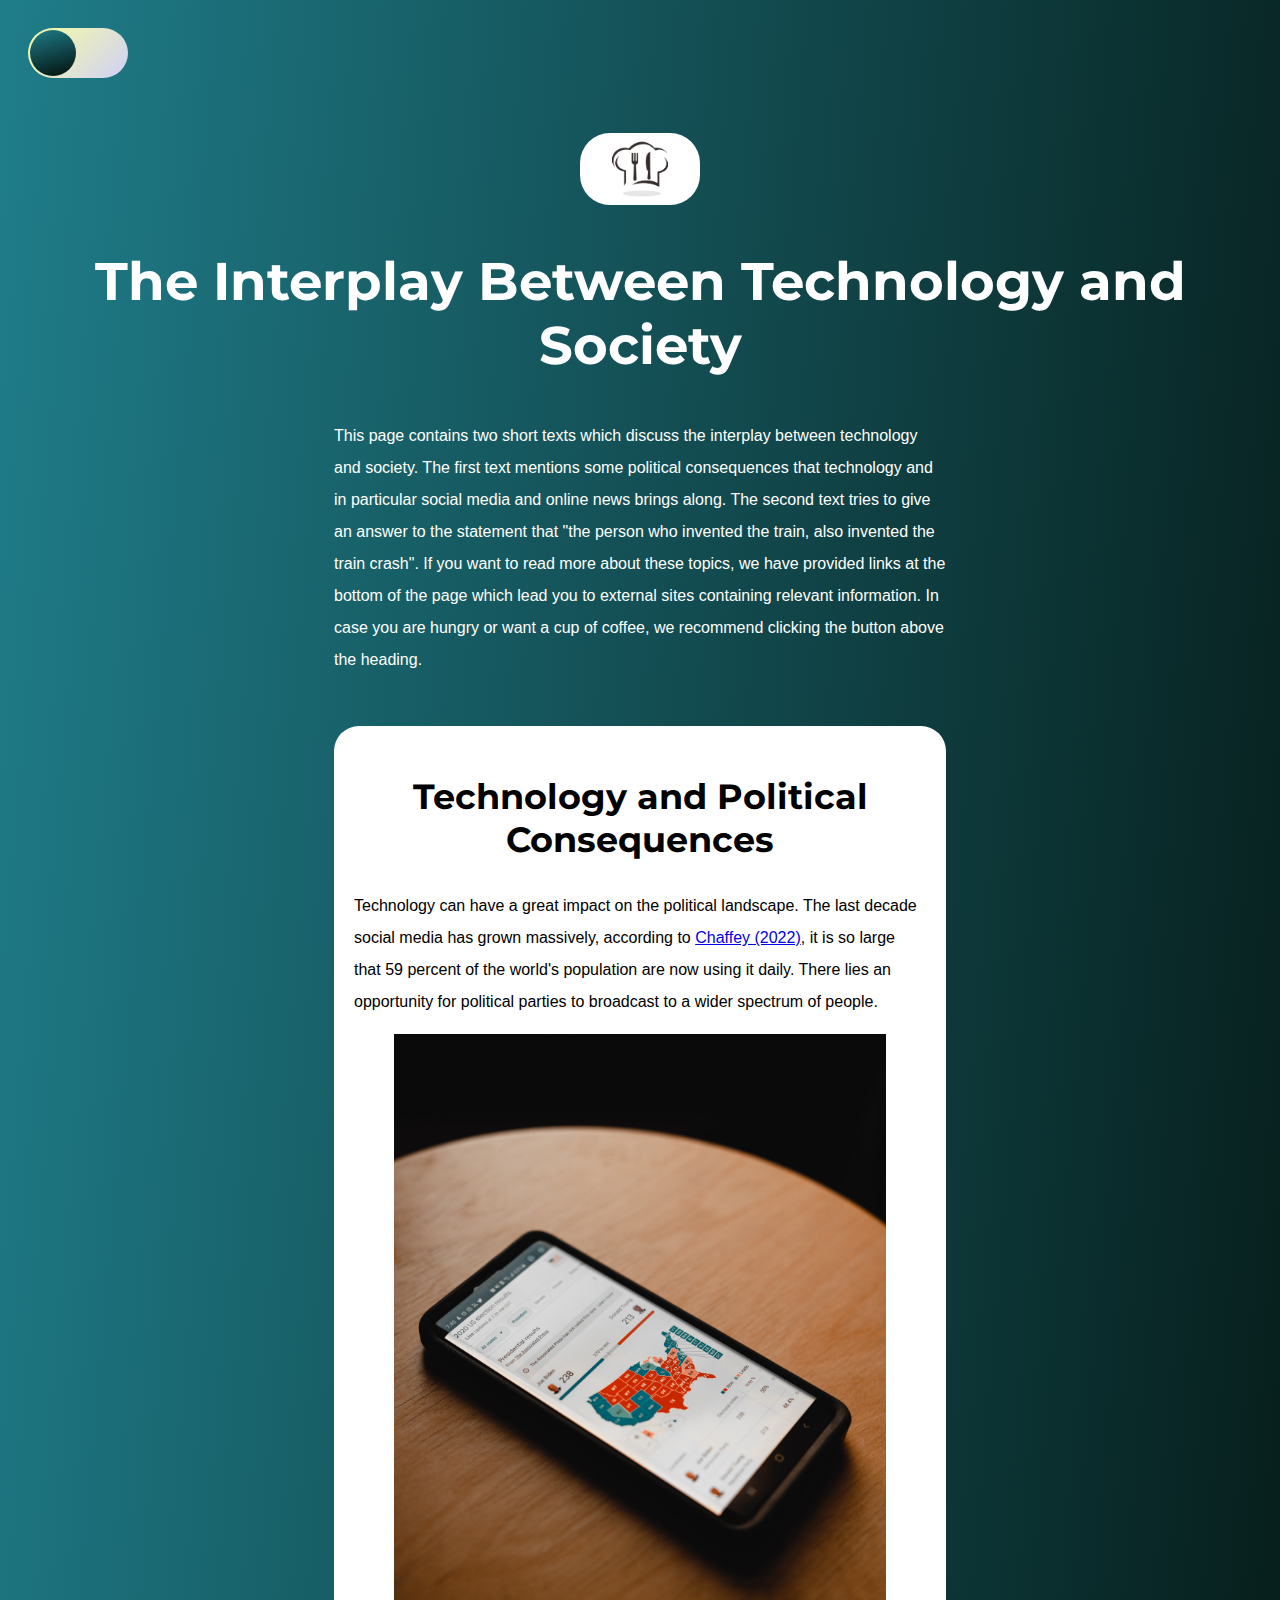
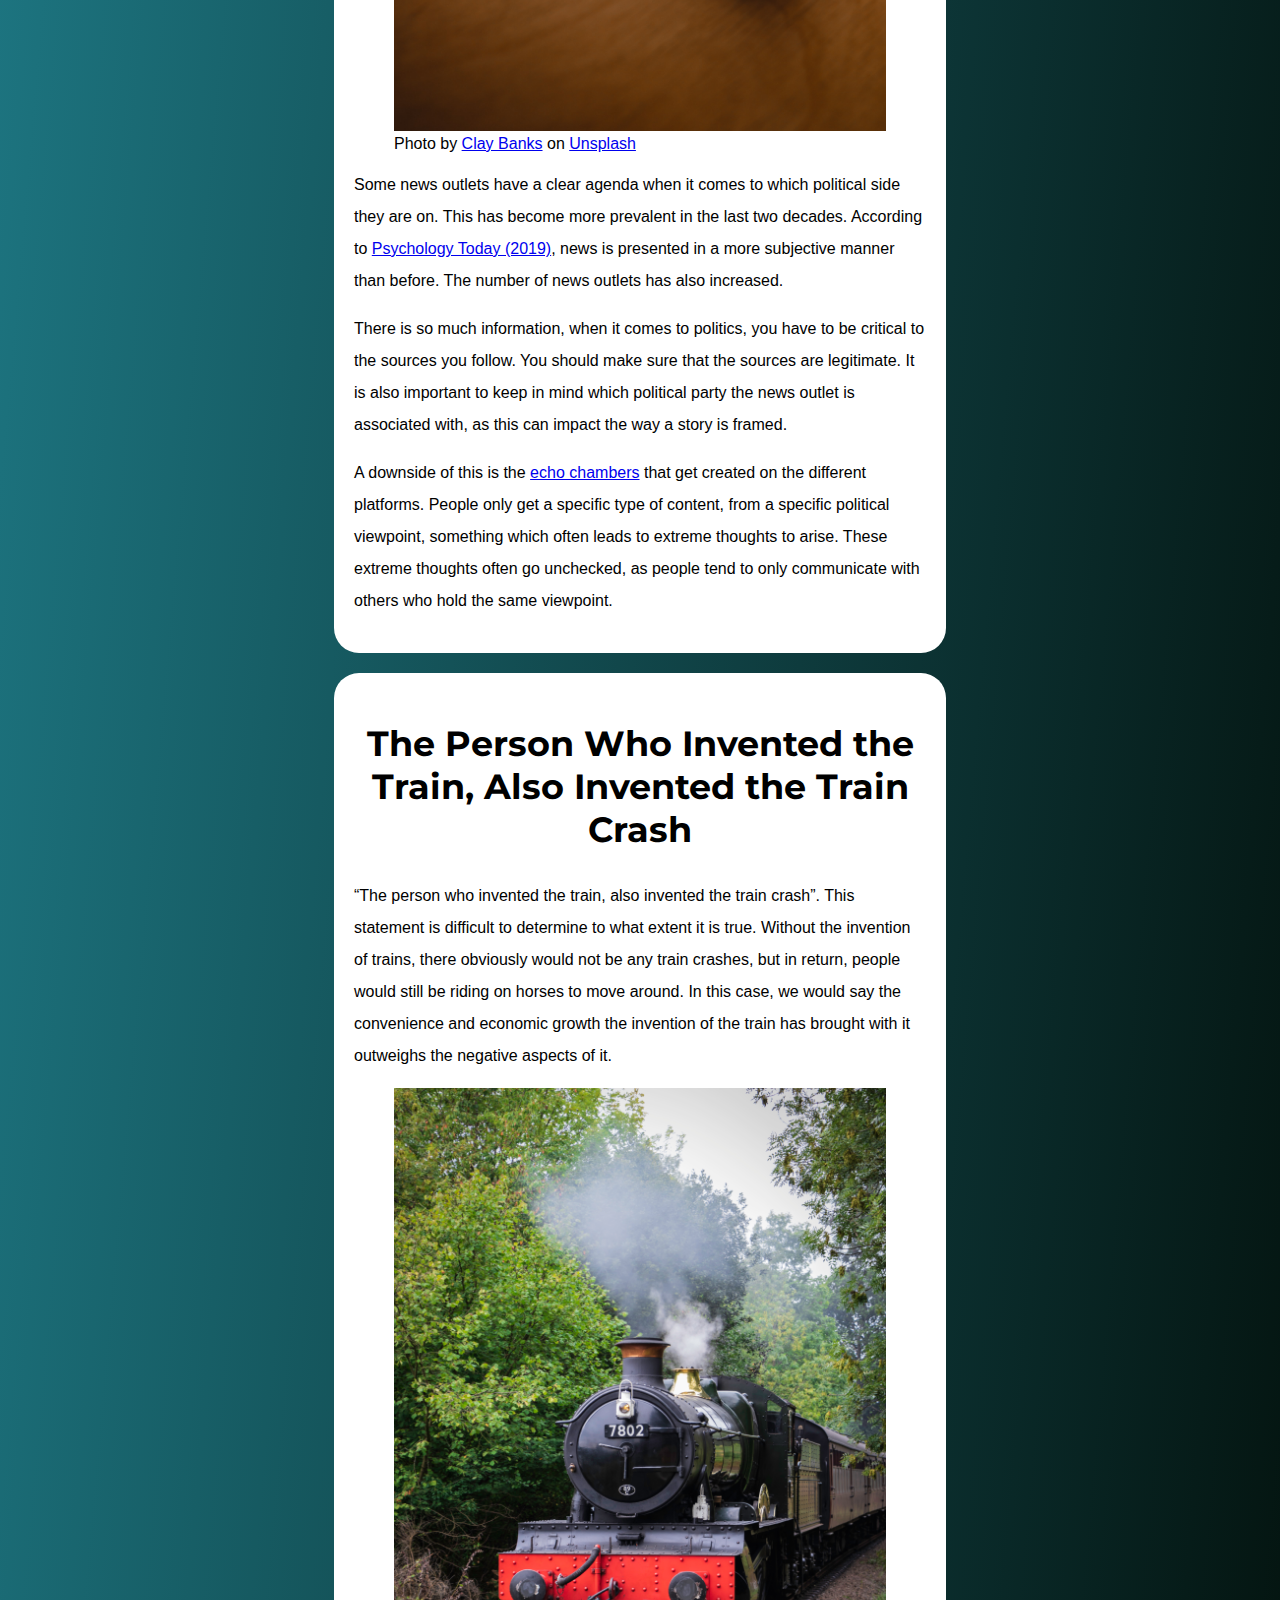
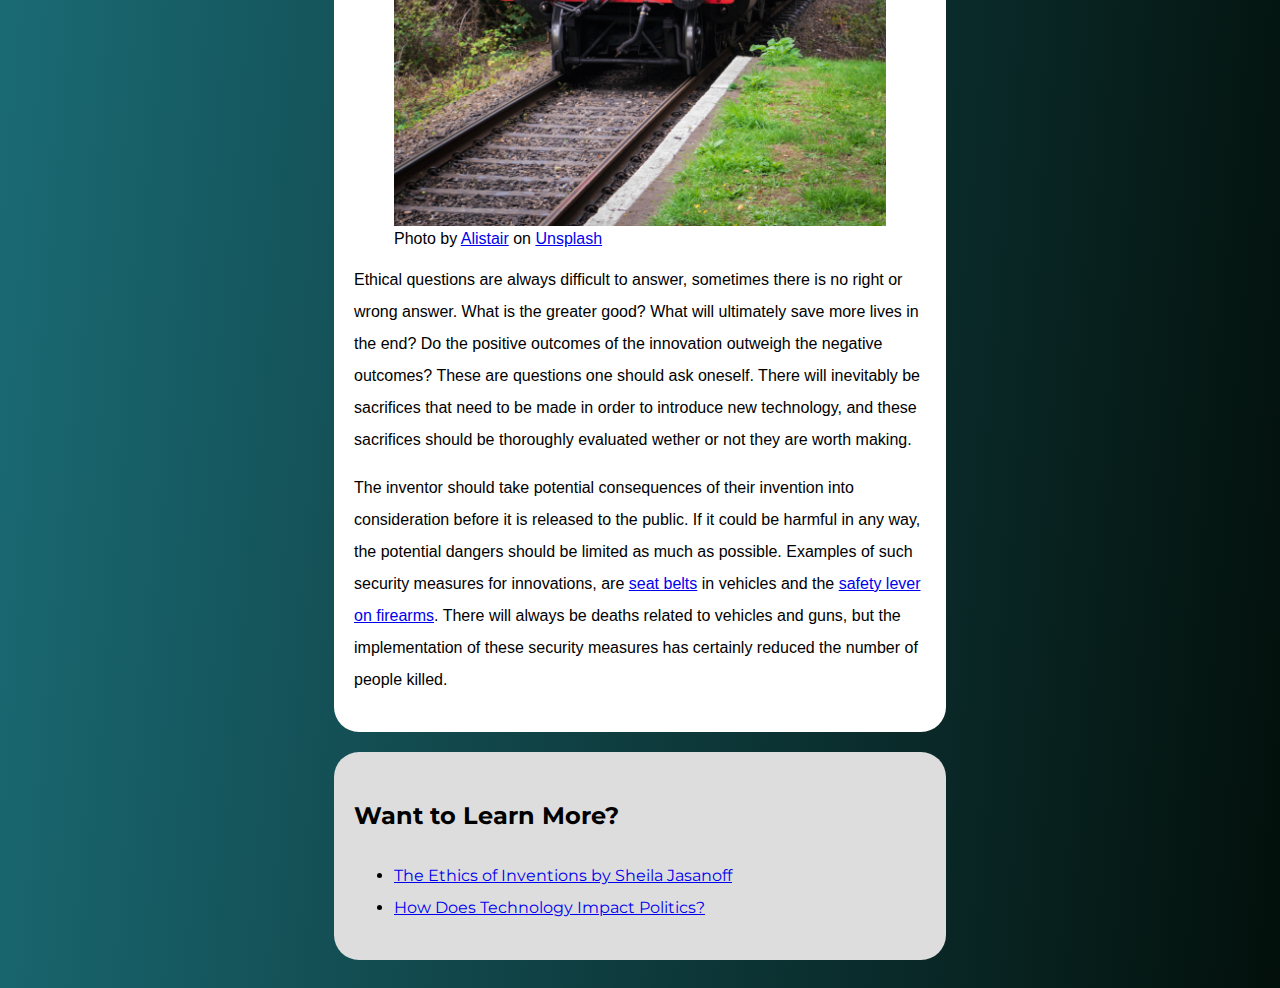
<file: topical.html>
<!DOCTYPE html>
<html lang="en">
<head>
    <meta charset="UTF-8">
    <meta http-equiv="X-UA-Compatible" content="IE=edge">
    <meta name="viewport" content="width=device-width, initial-scale=1.0">
    <title>Topical Page</title>
    <link rel="stylesheet" href="topical_style.css">
    <link rel="stylesheet" href="mediaQuerryForMobil.css">
    <link rel="preconnect" href="https://fonts.googleapis.com">
    <link rel="preconnect" href="https://fonts.gstatic.com" crossorigin>
    <link href="https://fonts.googleapis.com/css2?family=Montserrat&display=swap" rel="stylesheet">

</head>
<header>
    <label>
        <input type="checkbox">
        <span class="check"></span>
    </label>
    <div id="sidebar" class="overlay">
        <a href="javascript:void(0)" class="closebtn" onclick="closeNav()">&times;</a>
        <div class="overlay-content">
            <a href="index.html">Hjem</a>
            <a href="booking.html">Booking</a>
            <a href="meny.html">Meny</a>
            <a href="accessebility.html">Accessibility</a>
            <a href="topical.html">Topic</a>
        </div>
    </div>
    <span id="sidebarKnapp" onclick="openNav()">&#9776; </span>

    <script>
        function openNav() {
            document.getElementById("sidebar").style.width = "100%";
        }

        function closeNav() {
            document.getElementById("sidebar").style.width = "0%";
        }
    </script>

</header>
<body>
    <div class="logo"><a href="index.html"> <img src="bilderOgDiv/Logo.jpg" alt="bilde av logo" class="logo"></a></div>
    <div class="header">
        <h2>The Interplay Between Technology and Society</h2>
      </div>
      <div>
        <div class="column">
            <div class="intro">
                <p>This page contains two short texts which discuss the interplay between technology and society. 
                    The first text mentions some political consequences that technology and in particular social media and online news brings along. 
                    The second text tries to give an answer to the statement that "the person who invented the train, also invented the train crash". 
                    If you want to read more about these topics, we have provided links at the bottom of the page which lead you to external sites containing relevant information. 
                    In case you are hungry or want a cup of coffee, we recommend clicking the button above the heading. </p>
            </div>          
          <div class="card">
            <h2 class="heading">Technology and Political Consequences</h2>

            <p>Technology can have a great impact on the political landscape. 
                The last decade social media has grown massively, 
                according to <a href="https://www.smartinsights.com/social-media-marketing/social-media-strategy/new-global-social-media-research/">Chaffey (2022)</a>, it is so large that 59 percent 
                of the world's population are now using it daily. 
                There lies an opportunity for political parties to broadcast to 
                a wider spectrum of people.
            </p>

            <figure>
                <img src="bilderOgDiv/politics.jpg" alt="2020 US Election Results">
                <figcaption>Photo by <a href="https://unsplash.com/@claybanks?utm_source=unsplash&utm_medium=referral&utm_content=creditCopyText">Clay Banks</a> on <a href="https://unsplash.com/s/photos/online-news?utm_source=unsplash&utm_medium=referral&utm_content=creditCopyText">Unsplash</a>
                </figcaption>
            </figure>
        
            <p>Some news outlets have a clear agenda when it 
                comes to which political side they are on. 
                This has become more prevalent in the last two decades. 
                According to <a href="https://www.psychologytoday.com/us/blog/the-athletes-way/201905/how-has-news-changed-over-the-past-30-years">Psychology Today (2019)</a>, news is presented 
                in a more subjective manner than before. The number 
                of news outlets has also increased.
            </p>
            <p>There is so much information, when it comes to politics, 
                you have to be critical to the sources you follow. 
                You should make sure that the sources are legitimate.
                It is also important to keep in mind which political party 
                the news outlet is associated with, as this can impact the way 
                a story is framed.
            </p>
            <p>A downside of this is the <a href="https://en.wikipedia.org/wiki/Echo_chamber_(media)">echo chambers</a> that get created on 
                the different platforms. People only get a specific type of content, 
                from a specific political viewpoint, something which often leads 
                to extreme thoughts to arise. These extreme thoughts often go unchecked, 
                as people tend to only communicate with others who hold the same viewpoint.</p>

          </div>
          <div class="card">
            <h2 class="heading">The Person Who Invented the Train, Also Invented the Train Crash</h2>

            <p>“The person who invented the train, also invented the train crash”. 
                This statement is difficult to determine to what extent it is true. 
                Without the invention of trains, there obviously would not be any train crashes, 
                but in return, people would still be riding on horses to move around. 
                In this case, we would say the convenience and economic growth the 
                invention of the train has brought with it outweighs the negative aspects of it.</p>

            <figure>
                <img src="bilderOgDiv/train.jpg" alt="Picture of a train">
                <figcaption>
                    Photo by <a href="https://unsplash.com/ja/@alistairw?utm_source=unsplash&utm_medium=referral&utm_content=creditCopyText">Alistair</a> on <a href="https://unsplash.com/s/photos/old-train?utm_source=unsplash&utm_medium=referral&utm_content=creditCopyText">Unsplash</a>
                </figcaption>
            </figure>

        
            <p>Ethical questions are always difficult to answer, sometimes there is no right or wrong answer. 
                What is the greater good? What will ultimately save more lives in the end? 
                Do the positive outcomes of the innovation outweigh the negative outcomes? 
                These are questions one should ask oneself. There will inevitably be sacrifices 
                that need to be made in order to introduce new technology, and these sacrifices 
                should be thoroughly evaluated wether or not they are worth making. </p>
            <p>The inventor should take potential consequences of their invention into 
                consideration before it is released to the public. If it could be harmful in any way, 
                the potential dangers should be limited as much as possible. Examples of such security 
                measures for innovations, are <a href="https://www.defensivedriving.com/blog/a-history-of-seat-belts/">seat belts</a> in vehicles and the <a href="https://en.wikipedia.org/wiki/Safety_(firearms)">safety lever on firearms</a>. 
                There will always be deaths related to vehicles and guns, but the implementation of 
                these security measures has certainly reduced the number of people killed.</p>
      </div>
      
      <div class="footer">
        <h2>Want to Learn More?</h2>
        <ul>
            <li><a href="https://digicult.it/books/ethics-inventions-di-sheila-jasanoff/">The Ethics of Inventions by Sheila Jasanoff</a></li>
            <li><a href="https://www.acquia.com/blog/how-does-technology-impact-politics">How Does Technology Impact Politics?</a></li>
        </ul>
      </div>

    </div>
      </div>
</body>
</html>
</file>
<file: topical_style.css>
* {
    box-sizing: border-box;
  }
  
  body {
    font-family: Arial;
    padding: 20px;
    background-image: linear-gradient(275deg, #03100b 0%, #1f7d8a 100%);
  }
  /* Her er koden tatt en del fra video på yt link: https://www.youtube.com/watch?v=_f036OpnuWo*/
input[type="checkbox"]{
  -webkit-appearance: none;
  visibility: hidden;
  display: none;
}
.check{
  position: relative;
  z-index: -1;
  display: block;
  width: 100px;
  height: 50px;
  background-image: linear-gradient(135deg, #f8fd9f 0%, #cfd1f7 100%);
  cursor: pointer;
  border-radius: 40px;
  overflow: hidden;
  transition: ease-in-out 0.3s;
}
input[type="checkbox"]:checked~.check{
  background-image: linear-gradient(344deg, #03100b 0%, #1f7d8a 100%);
  box-shadow: 0 0 0 5000px #cfd1f7 ;
}
.check:before{
  content: '';
  position: absolute;
  top: 2px;
  left: 2px;
  background-color: #f8fd9f;
  background-image: linear-gradient(344deg, #03100b 0%, #1f7d8a 100%);
  width: 46px;
  height: 46px;
  border-radius: 50px;
  transition: 0.3s;
}
input[type="checkbox"]:checked~.check:before{
  transform: translateX(-50px);
}
.check:after{
  content: '';
  position: absolute;
  top: 2px;
  right: 2px;
  background-color: #03100b;
  background-image: linear-gradient(135deg, #f8fd9f 0%, #cfd1f7 100%);
  width: 46px;
  height: 46px;
  border-radius: 50px;
  transition: 0.3s;
  transform: translateX(50px);
}
input[type="checkbox"]:checked~.check:after{
  transform: translateX(0px);
}
.logo {
    width: 120px;
    display: block;
    margin-left: auto;
    margin-right: auto;
    border-radius: 30px;
  }
  .header {
    font-size: 35px;
    color: rgb(255, 255, 255);
    font-family: 'Montserrat', sans-serif;
    text-align: center;
  }
  .column {
    width: 50%;
    margin-left: 25%;
  }
  .intro{
    color: white;
    margin-bottom: 50px;  
  }
  p {
    line-height: 2;
  }
  .heading {
    font-size: 35px;
    text-align: center;
    font-family: 'Montserrat', sans-serif;
  }
    img {
    width: 100%;
    height: auto;
  }
  .card {
    background-color: white;
    padding: 20px;
    margin-top: 20px;
    border-radius: 25px;
  }
  .footer {
    padding: 20px;
    background: #ddd;
    margin-top: 20px;
    border-radius: 25px;
    line-height: 2;
    font-family: 'Montserrat', sans-serif;
  }
  @media screen and (max-width: 800px) {
    .column {
      width: 100%;
      padding: 0;
      margin-left: 0%;
    }
  }
</file>
<file: mediaQuerryForMobil.css>
/*Extra small devices (phones, 767px and down)*/
@media only screen and (max-width: 767px) {
    header{
        height: 2px;
    }

    header nav{
        visibility: hidden;
    }
    /*https://www.w3schools.com/howto/tryit.asp?filename=tryhow_js_overlay&fbclid=IwAR3W1BhhLqBYoHldd-mCnJrNhkauAQzSqKr4ISZT6G9X2jfJpEF2N7kj1ts
    linken over ble brukt til å lage sidebar for mobiler
    En del av linjene er delvis kopiert, men tilpasset for vår nettsid
    under ser dere css'en for sidebaren*/
    #sidebarKnapp{
        position: fixed;
        z-index: 3;
    }
    #sidebar{
        z-index: 3;
    }

        .overlay {
        height: 100%;
        width: 0;
        position: fixed;
        z-index: 3;
        top: 0;
        left: 0;
        background-color: black;
        overflow-x: hidden;
        transition: 0.5s;
    }

    .overlay-content {
        position: relative;
        top: 25%;
        width: 100%;
        text-align: center;
        margin-top: 30px;
    }

    .overlay a {
        padding: 8px;
        text-decoration: none;
        font-size: 36px;
        color: beige;
        display: block;
        transition: 0.3s;
    }

    .overlay a:hover, .overlay a:focus {
        color: black;
        z-index: 3;
    }

    .overlay .closebtn {
        position: absolute;
        top: 20px;
        right: 45px;
        font-size: 60px;
    }
    .overlay a {font-size: 20px}
    .overlay .closebtn {
        font-size: 40px;
        top: 15px;
        right: 35px;
    }
    main {
        display: flex;
        margin-top: 0px;
        margin-bottom: 150px;
        align-items: center;
        flex-direction: column;
        justify-content: space-evenly;
    }

    #footerTilMobil {
        visibility: visible;
    }
    #footerTilPc{
        visibility: hidden;
    }
    #bookEvent{
        margin-bottom: 50px;
    }
    .booking{
        width: 300px;
        font-size: 15px;
    }
    .sammenkomst{
        width: 100%;
        height: 200px;
    }
    .sammenkomst p{
        width: 200px;
        font-size: 10px;
    }
    .sammenkomstImg{
        height: 100px;
    }
    #velkommenTxt{
        width: 90%;
        font-size: 30px;
        border-radius: 10px;
        height: 70px;
    }
}

/*Medium devices (landscape tablets, from 767px and up)*/
@media only screen and (min-width: 767px) {
    #logoTilMobil{
        visibility: hidden;
    }
    #logoTilMobil::before{
        visibility: hidden;
    }
    #sidebar{
        visibility: hidden;}
    #sidebarKnapp{
        visibility: hidden;
    }
    #footerTilMobil{
        visibility: hidden;
    }
    .sider{
        padding-top: 70px;
    }
    #menyside div a{
        padding: 30px 30px;
    }
}
@media (max-width: 1100px){
    #bookEvent{
        display: grid;
        grid-template-columns: 1fr;
    }
    #registrerButton{
        width: 100%;
    }
}
</file>
